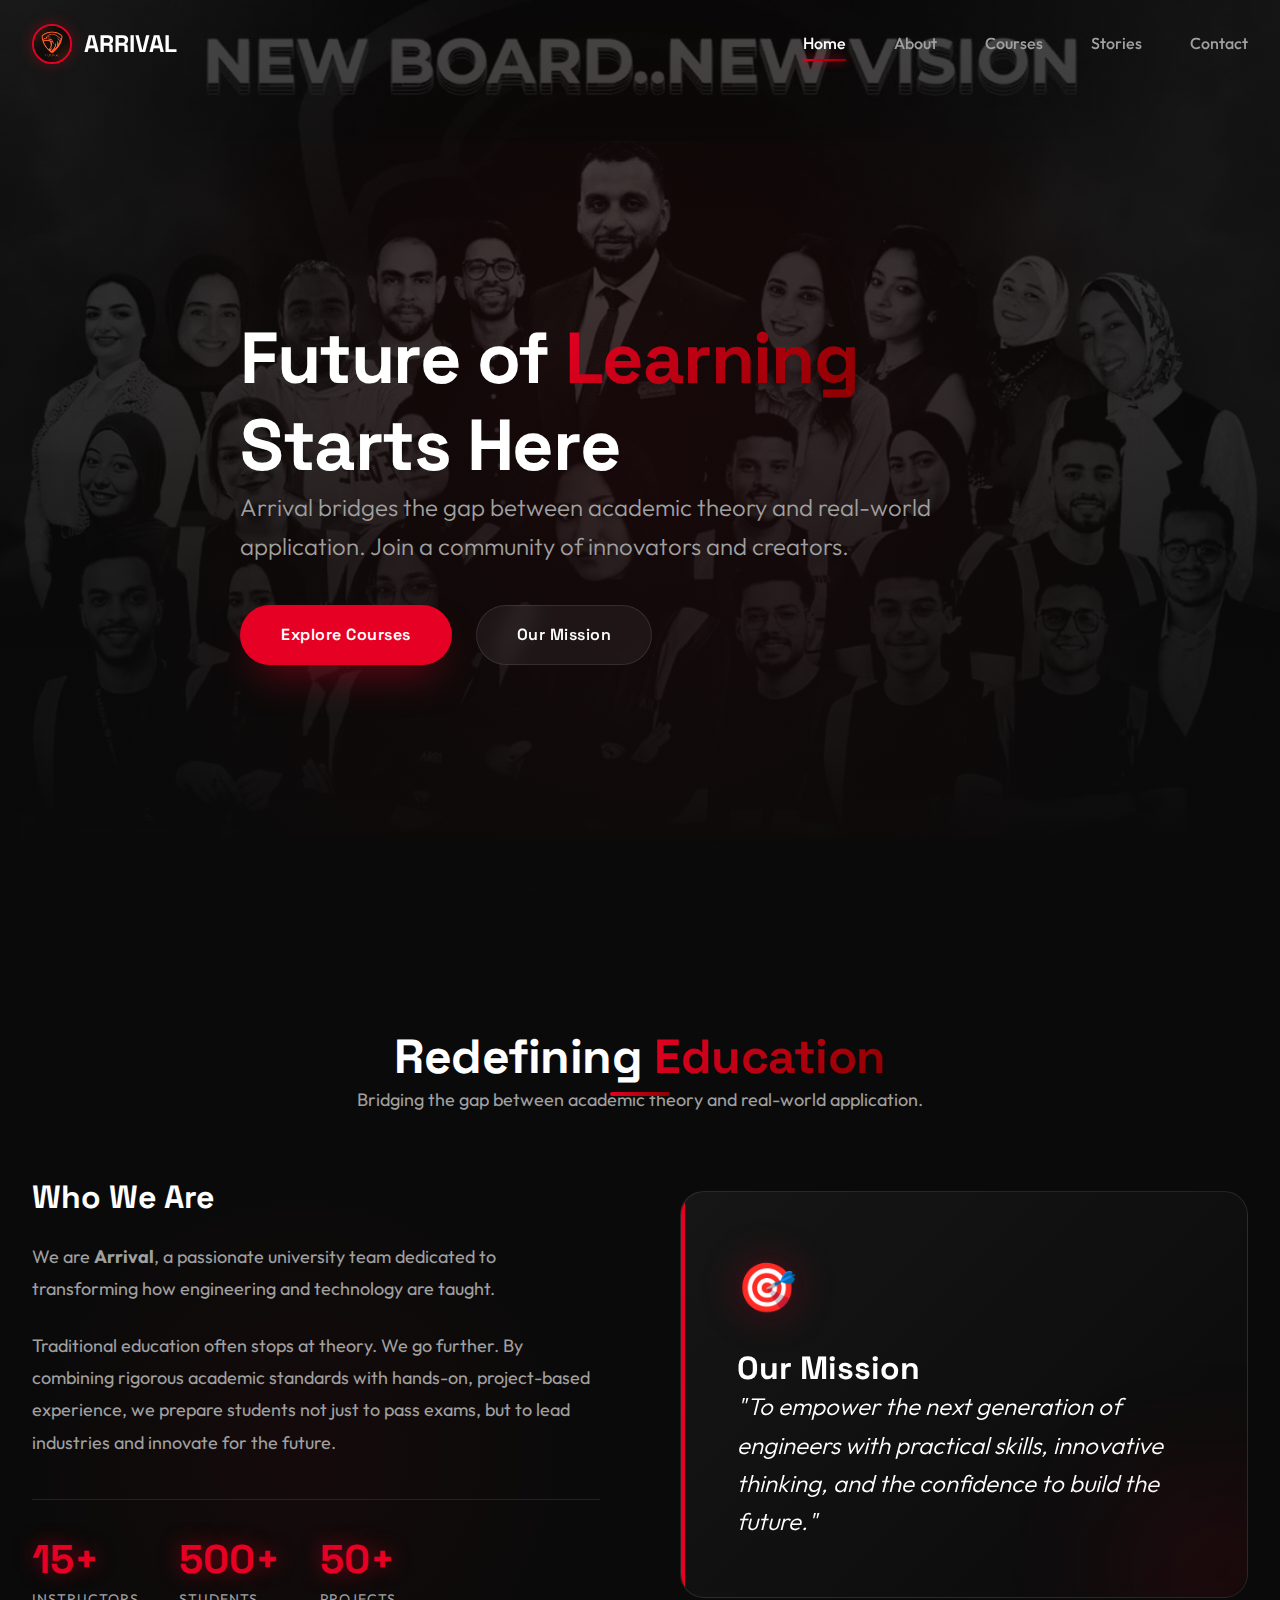
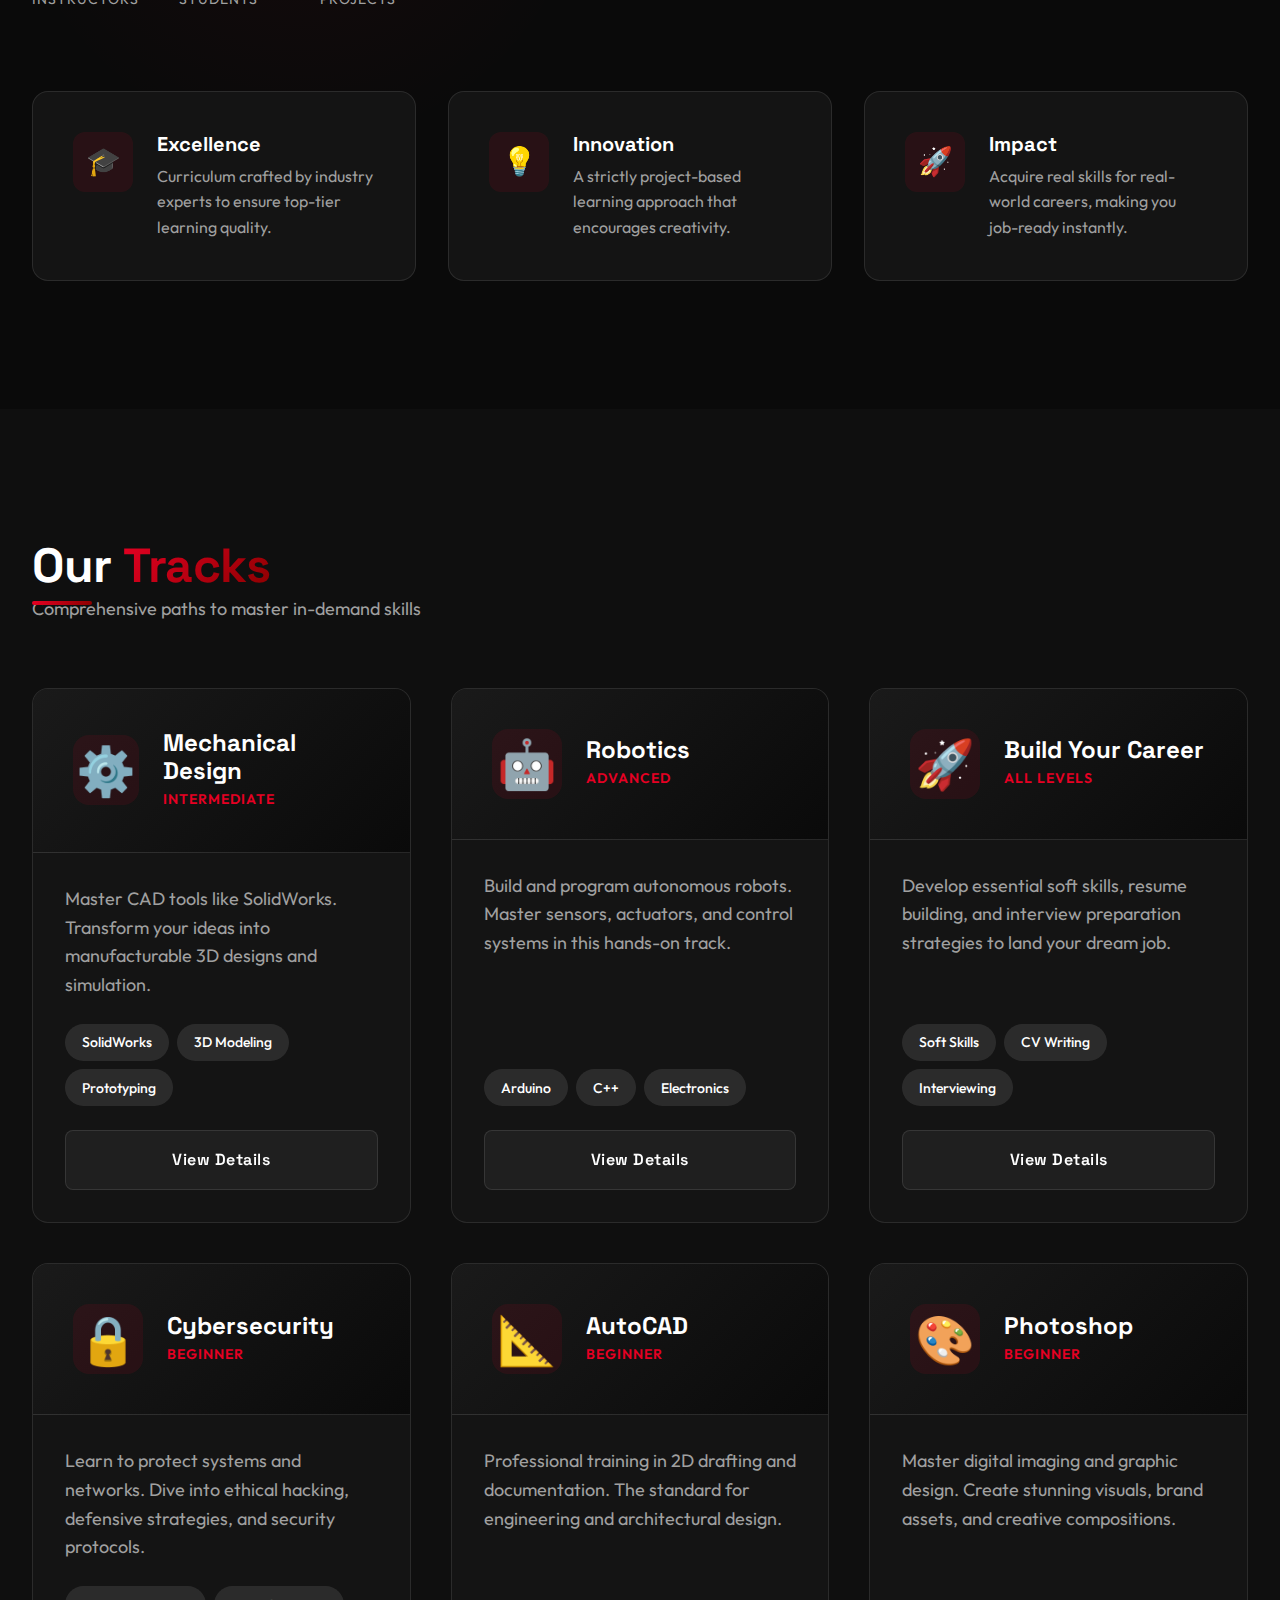
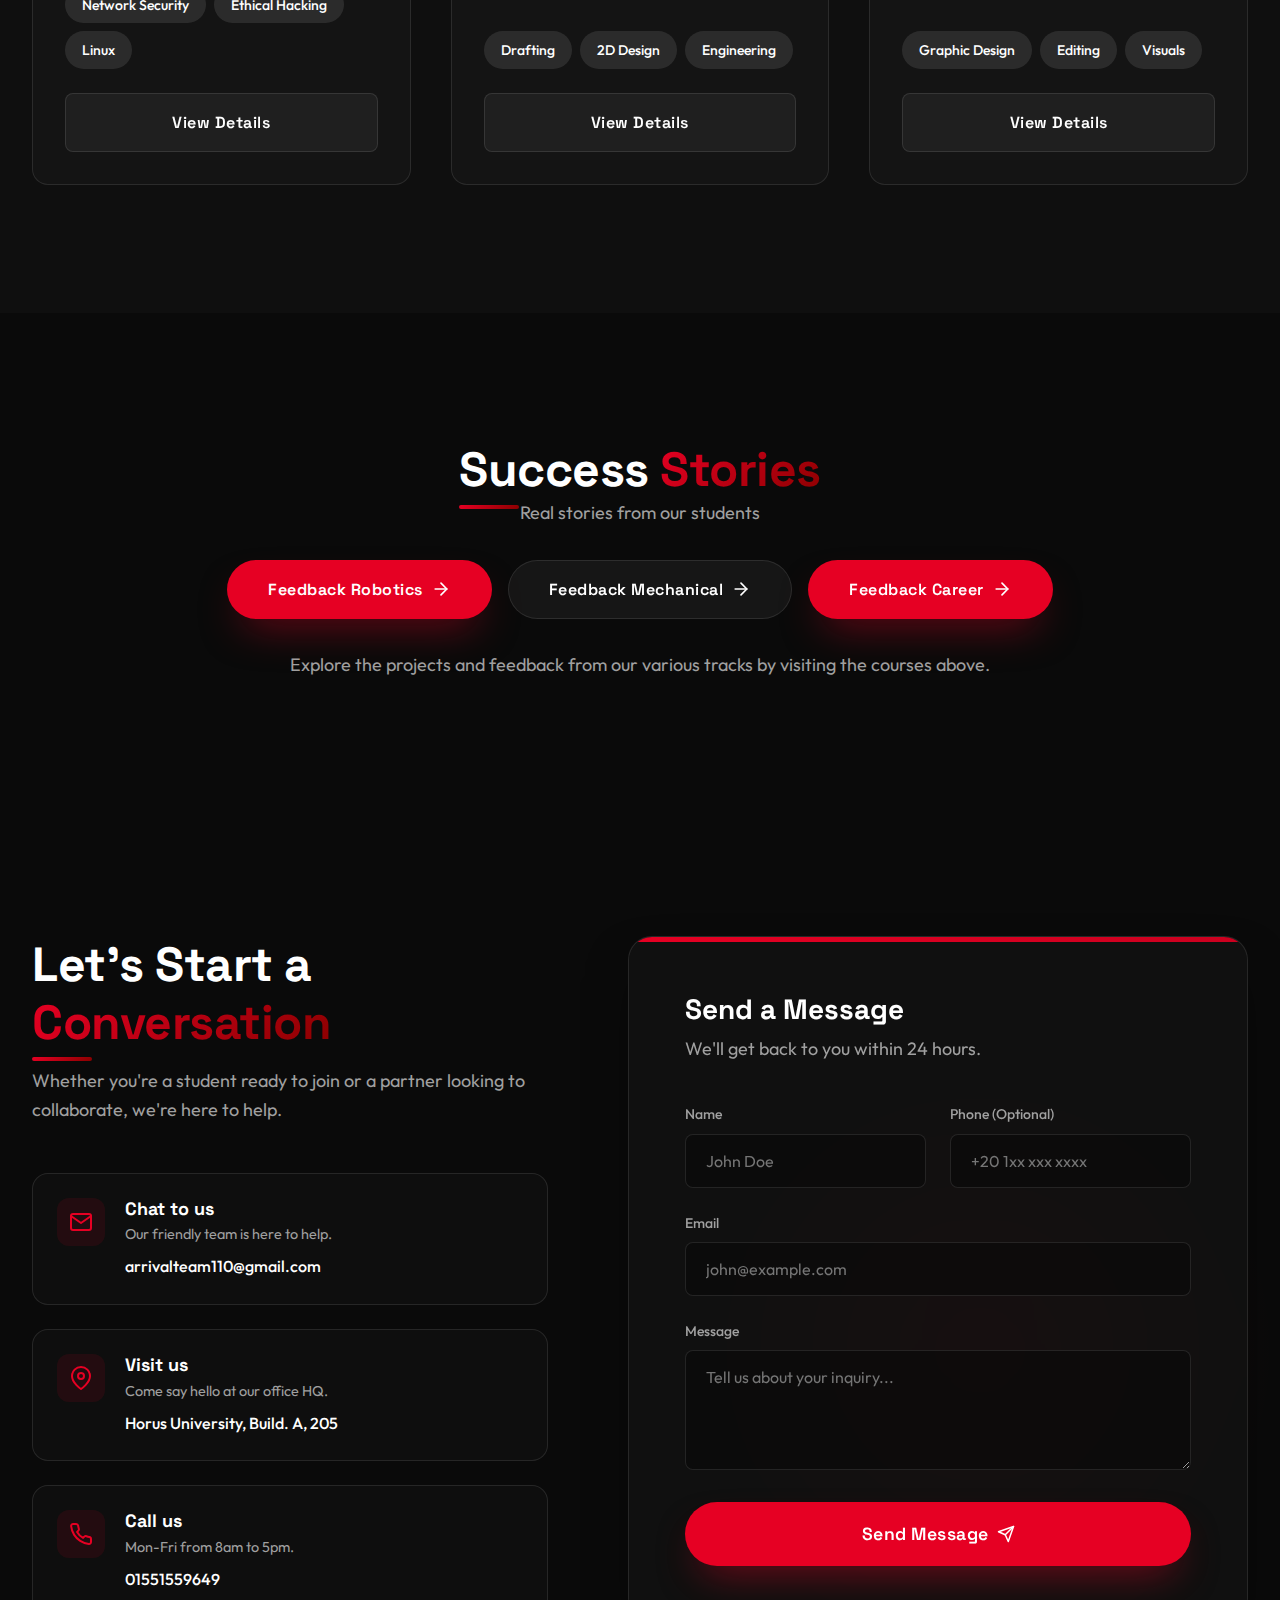
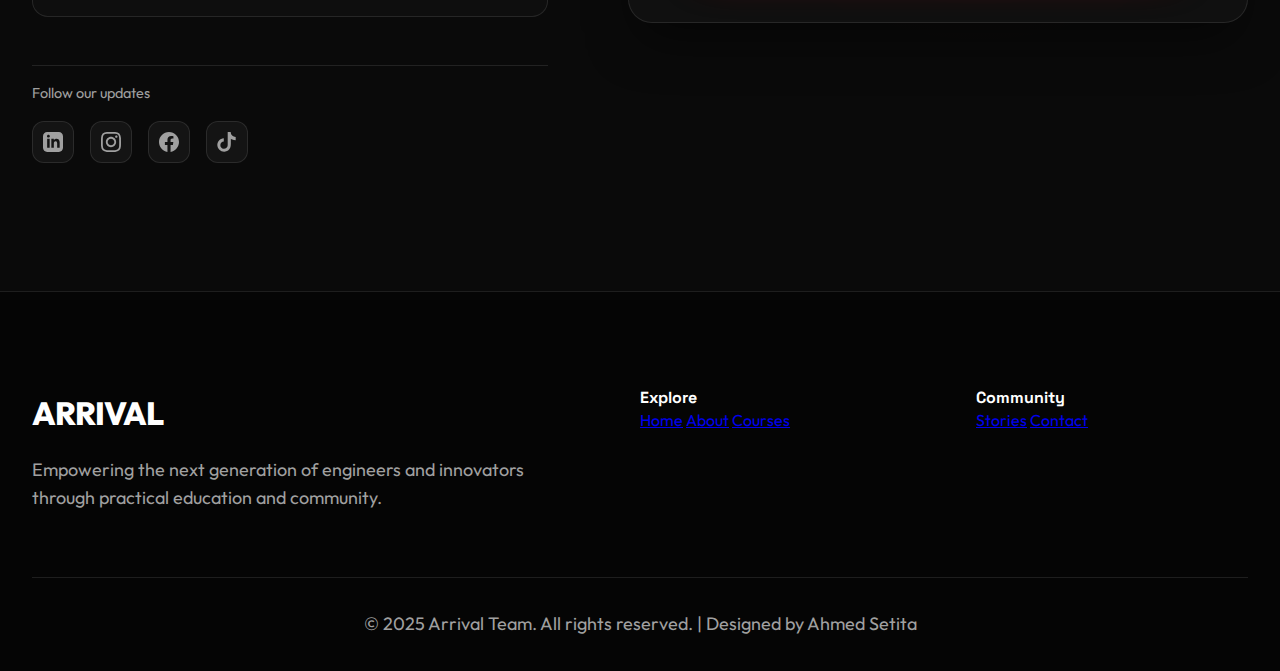
<file: index.html>
<!DOCTYPE html>
<html lang="en">

<head>
    <meta charset="UTF-8">
    <meta name="viewport" content="width=device-width, initial-scale=1.0">
    <title>Arrival - Innovation in Education</title>
    <link rel="stylesheet" href="style.css">
    <link rel="preconnect" href="https://fonts.googleapis.com">
    <link rel="preconnect" href="https://fonts.gstatic.com" crossorigin>
    <link
        href="https://fonts.googleapis.com/css2?family=Outfit:wght@300;400;500;600;700;800&family=Space+Grotesk:wght@300;400;500;600;700&display=swap"
        rel="stylesheet">
</head>

<body>
    <!-- Main Website -->
    <div id="main-website" class="main-website">
        <!-- Sticky Navigation -->
        <nav class="navbar" id="navbar">
            <div class="container nav-container">
                <a href="#" class="nav-logo">
                    <img src="dsaf.jpg" alt="Arrival Logo" class="nav-logo-img">
                    <span class="nav-logo-text">ARRIVAL</span>
                </a>
                <ul class="nav-menu" id="nav-menu">
                    <li><a href="#home" class="nav-link active">Home</a></li>
                    <li><a href="#about" class="nav-link">About</a></li>
                    <li><a href="#courses" class="nav-link">Courses</a></li>
                    <li><a href="#testimonials" class="nav-link">Stories</a></li>
                    <li><a href="#contact" class="nav-link">Contact</a></li>
                </ul>
                <button class="mobile-menu-btn" id="mobile-menu-btn" aria-label="Toggle Menu">
                    <span></span>
                    <span></span>
                    <span></span>
                </button>
            </div>
        </nav>

        <!-- Hero Section -->
        <section id="home" class="hero">
            <div class="hero-background"></div>
            <div class="hero-team-image">
                <img src="WhatsApp Image 2025-11-16 at 20.19.57_0f9cdf42.jpg" alt="Arrival Team" class="team-photo">
            </div>
            <div class="container">
                <div class="hero-content">
                    <h1 class="hero-title">Future of <span class="text-gradient">Learning</span> Starts Here</h1>
                    <p class="hero-subtitle">Arrival bridges the gap between academic theory and real-world application.
                        Join a community of innovators and creators.</p>
                    <div class="hero-buttons">
                        <a href="#courses" class="btn btn-primary">Explore Courses</a>
                        <a href="#about" class="btn btn-secondary">Our Mission</a>
                    </div>
                </div>
            </div>
        </section>

        <!-- Team Introduction Section -->
        <section id="about" class="about section-padding">
            <div class="about-glow"></div>
            <div class="container">
                <div class="section-header text-center" style="margin-bottom: 4rem;">
                    <h2 class="section-title">Redefining <span class="text-gradient">Education</span></h2>
                    <p class="section-subtitle">Bridging the gap between academic theory and real-world application.</p>
                </div>

                <div class="about-grid">
                    <div class="about-text-content">
                        <h3>Who We Are</h3>
                        <p>
                            We are <strong class="text-white">Arrival</strong>, a passionate university team dedicated
                            to transforming how engineering and technology are taught.
                        </p>
                        <p>
                            Traditional education often stops at theory. We go further. By combining rigorous academic
                            standards with hands-on, project-based experience, we prepare students not just to pass
                            exams, but to lead industries and innovate for the future.
                        </p>

                        <div class="about-stats">
                            <div class="stat-item">
                                <span class="stat-number">15+</span>
                                <span class="stat-label">Instructors</span>
                            </div>
                            <div class="stat-item">
                                <span class="stat-number">500+</span>
                                <span class="stat-label">Students</span>
                            </div>
                            <div class="stat-item">
                                <span class="stat-number">50+</span>
                                <span class="stat-label">Projects</span>
                            </div>
                        </div>
                    </div>

                    <div class="mission-wrapper">
                        <div class="mission-card">
                            <div class="mission-icon">🎯</div>
                            <h3>Our Mission</h3>
                            <p class="mission-text">"To empower the next generation of engineers with practical skills,
                                innovative thinking, and the confidence to build the future."</p>
                            <div class="mission-decoration"></div>
                        </div>
                    </div>
                </div>

                <div class="features-grid">
                    <div class="feature-card">
                        <div class="feature-icon-wrapper">
                            <span class="feature-icon">🎓</span>
                        </div>
                        <div class="feature-content">
                            <h3>Excellence</h3>
                            <p>Curriculum crafted by industry experts to ensure top-tier learning quality.</p>
                        </div>
                    </div>
                    <div class="feature-card">
                        <div class="feature-icon-wrapper">
                            <span class="feature-icon">💡</span>
                        </div>
                        <div class="feature-content">
                            <h3>Innovation</h3>
                            <p>A strictly project-based learning approach that encourages creativity.</p>
                        </div>
                    </div>
                    <div class="feature-card">
                        <div class="feature-icon-wrapper">
                            <span class="feature-icon">🚀</span>
                        </div>
                        <div class="feature-content">
                            <h3>Impact</h3>
                            <p>Acquire real skills for real-world careers, making you job-ready instantly.</p>
                        </div>
                    </div>
                </div>
            </div>
        </section>

        <!-- Courses Section -->
        <section id="courses" class="courses section-padding">
            <div class="container">
                <h2 class="section-title">Our <span class="text-gradient">Tracks</span></h2>
                <p class="section-subtitle">Comprehensive paths to master in-demand skills</p>
                <div class="courses-grid" id="courses-grid">
                    <!-- Courses will be added dynamically -->
                </div>
            </div>
        </section>

        <!-- Testimonials Section -->
        <!-- Testimonials Section -->
        <!-- Testimonials Section -->
        <section id="testimonials" class="testimonials section-padding">
            <div class="container">
                <center>
                    <h2 class="section-title">Success <span class="text-gradient">Stories</span></h2>
                    <p class="section-subtitle">Real stories from our students</p>

                    <div style="display: flex; justify-content: center; gap: 1rem; flex-wrap: wrap;">
                        <a href="robotics-feedback.html" target="_blank" class="btn btn-primary"
                            style="margin-top: 2rem;">
                            <span>Feedback Robotics</span>
                            <svg xmlns="http://www.w3.org/2000/svg" width="20" height="20" viewBox="0 0 24 24"
                                fill="none" stroke="currentColor" stroke-width="2" stroke-linecap="round"
                                stroke-linejoin="round" style="margin-left: 8px;">
                                <line x1="5" y1="12" x2="19" y2="12"></line>
                                <polyline points="12 5 19 12 12 19"></polyline>
                            </svg>
                        </a>

                        <a href="mechanical-feedback.html" target="_blank" class="btn btn-secondary"
                            style="margin-top: 2rem;">
                            <span>Feedback Mechanical</span>
                            <svg xmlns="http://www.w3.org/2000/svg" width="20" height="20" viewBox="0 0 24 24"
                                fill="none" stroke="currentColor" stroke-width="2" stroke-linecap="round"
                                stroke-linejoin="round" style="margin-left: 8px;">
                                <line x1="5" y1="12" x2="19" y2="12"></line>
                                <polyline points="12 5 19 12 12 19"></polyline>
                            </svg>
                        </a>

                        <a href="career-feedback.html" target="_blank" class="btn btn-primary"
                            style="margin-top: 2rem;">
                            <span>Feedback Career</span>
                            <svg xmlns="http://www.w3.org/2000/svg" width="20" height="20" viewBox="0 0 24 24"
                                fill="none" stroke="currentColor" stroke-width="2" stroke-linecap="round"
                                stroke-linejoin="round" style="margin-left: 8px;">
                                <line x1="5" y1="12" x2="19" y2="12"></line>
                                <polyline points="12 5 19 12 12 19"></polyline>
                            </svg>
                        </a>
                    </div>

                    <p class="text-muted" style="margin-top: 2rem;">Explore the projects and feedback from our various
                        tracks by visiting the courses above.</p>
                </center>
            </div>
        </section>

        <!-- Contact Section -->
        <section id="contact" class="contact section-padding">
            <div class="contact-glow"></div>
            <div class="container">
                <div class="contact-grid">
                    <div class="contact-info-wrapper">
                        <div class="section-header-left">
                            <h2 class="section-title">Let's Start a <span class="text-gradient">Conversation</span></h2>
                            <p class="section-subtitle">Whether you're a student ready to join or a partner looking to
                                collaborate, we're here to help.</p>
                        </div>

                        <div class="contact-details">
                            <div class="contact-card">
                                <div class="contact-icon-box">
                                    <svg xmlns="http://www.w3.org/2000/svg" width="24" height="24" viewBox="0 0 24 24"
                                        fill="none" stroke="currentColor" stroke-width="2" stroke-linecap="round"
                                        stroke-linejoin="round">
                                        <path
                                            d="M4 4h16c1.1 0 2 .9 2 2v12c0 1.1-.9 2-2 2H4c-1.1 0-2-.9-2-2V6c0-1.1.9-2 2-2z">
                                        </path>
                                        <polyline points="22,6 12,13 2,6"></polyline>
                                    </svg>
                                </div>
                                <div class="contact-text">
                                    <h3>Chat to us</h3>
                                    <p class="text-sm">Our friendly team is here to help.</p>
                                    <a href="mailto:arrivalteam110@gmail.com"
                                        class="contact-link">arrivalteam110@gmail.com</a>
                                </div>
                            </div>

                            <div class="contact-card">
                                <div class="contact-icon-box">
                                    <svg xmlns="http://www.w3.org/2000/svg" width="24" height="24" viewBox="0 0 24 24"
                                        fill="none" stroke="currentColor" stroke-width="2" stroke-linecap="round"
                                        stroke-linejoin="round">
                                        <path d="M21 10c0 7-9 13-9 13s-9-6-9-13a9 9 0 0 1 18 0z"></path>
                                        <circle cx="12" cy="10" r="3"></circle>
                                    </svg>
                                </div>
                                <div class="contact-text">
                                    <h3>Visit us</h3>
                                    <p class="text-sm">Come say hello at our office HQ.</p>
                                    <span class="contact-link">Horus University, Build. A, 205</span>
                                </div>
                            </div>

                            <div class="contact-card">
                                <div class="contact-icon-box">
                                    <svg xmlns="http://www.w3.org/2000/svg" width="24" height="24" viewBox="0 0 24 24"
                                        fill="none" stroke="currentColor" stroke-width="2" stroke-linecap="round"
                                        stroke-linejoin="round">
                                        <path
                                            d="M22 16.92v3a2 2 0 0 1-2.18 2 19.79 19.79 0 0 1-8.63-3.07 19.5 19.5 0 0 1-6-6 19.79 19.79 0 0 1-3.07-8.67A2 2 0 0 1 4.11 2h3a2 2 0 0 1 2 1.72 12.84 12.84 0 0 0 .7 2.81 2 2 0 0 1-.45 2.11L8.09 9.91a16 16 0 0 0 6 6l1.27-1.27a2 2 0 0 1 2.11-.45 12.84 12.84 0 0 0 2.81.7A2 2 0 0 1 22 16.92z">
                                        </path>
                                    </svg>
                                </div>
                                <div class="contact-text">
                                    <h3>Call us</h3>
                                    <p class="text-sm">Mon-Fri from 8am to 5pm.</p>
                                    <a href="tel:01551559649" class="contact-link">01551559649</a>
                                </div>
                            </div>
                        </div>


                        <div class="social-links-wrapper">
                            <p class="social-label">Follow our updates</p>
                            <div class="social-links">
                                <a href="https://www.linkedin.com/in/arrival-hue-22318332b?utm_source=share&utm_campaign=share_via&utm_content=profile&utm_medium=android_app"
                                    class="social-link" aria-label="LinkedIn" target="_blank">
                                    <svg viewBox="0 0 24 24" fill="currentColor" width="20" height="20">
                                        <path
                                            d="M19 0h-14c-2.761 0-5 2.239-5 5v14c0 2.761 2.239 5 5 5h14c2.762 0 5-2.239 5-5v-14c0-2.761-2.238-5-5-5zm-11 19h-3v-11h3v11zm-1.5-12.268c-.966 0-1.75-.79-1.75-1.764s.784-1.764 1.75-1.764 1.75.79 1.75 1.764-.783 1.764-1.75 1.764zm13.5 12.268h-3v-5.604c0-3.368-4-3.113-4 0v5.604h-3v-11h3v1.765c1.396-2.586 7-2.777 7 2.476v6.759z" />
                                    </svg>
                                </a>
                                <a href="https://www.instagram.com/arrivalhue?igsh=MWpqajhwbzhxdTl5Yw=="
                                    class="social-link" aria-label="Instagram" target="_blank">
                                    <svg viewBox="0 0 24 24" fill="currentColor" width="20" height="20">
                                        <path
                                            d="M12 2.163c3.204 0 3.584.012 4.85.07 3.252.148 4.771 1.691 4.919 4.919.058 1.265.069 1.645.069 4.849 0 3.205-.012 3.584-.069 4.849-.149 3.225-1.664 4.771-4.919 4.919-1.266.058-1.644.07-4.85.07-3.204 0-3.584-.012-4.849-.07-3.26-.149-4.771-1.699-4.919-4.92-.058-1.265-.07-1.644-.07-4.849 0-3.204.013-3.583.07-4.849.149-3.227 1.664-4.771 4.919-4.919 1.266-.057 1.645-.069 4.849-.069zm0-2.163c-3.259 0-3.667.014-4.947.072-4.358.2-6.78 2.618-6.98 6.98-.059 1.281-.073 1.689-.073 4.948 0 3.259.014 3.668.072 4.948.2 4.358 2.618 6.78 6.98 6.98 1.281.058 1.689.072 4.948.072 3.259 0 3.668-.014 4.948-.072 4.354-.2 6.782-2.618 6.979-6.98.059-1.28.073-1.689.073-4.948 0-3.259-.014-3.667-.072-4.947-.196-4.354-2.617-6.78-6.979-6.98-1.281-.059-1.69-.073-4.949-.073zm0 5.838c-3.403 0-6.162 2.759-6.162 6.162s2.759 6.163 6.162 6.163 6.162-2.759 6.162-6.163c0-3.403-2.759-6.162-6.162-6.162zm0 10.162c-2.209 0-4-1.79-4-4 0-2.209 1.791-4 4-4s4 1.791 4 4c0 2.21-1.791 4-4 4zm6.406-11.845c-.796 0-1.441.645-1.441 1.44s.645 1.44 1.441 1.44c.795 0 1.439-.645 1.439-1.44s-.644-1.44-1.439-1.44z" />
                                    </svg>
                                </a>
                                <a href="https://www.facebook.com/share/1Fe6qgU1VA/" class="social-link"
                                    aria-label="Facebook" target="_blank">
                                    <svg viewBox="0 0 24 24" fill="currentColor" width="20" height="20">
                                        <path
                                            d="M24 12.073c0-6.627-5.373-12-12-12s-12 5.373-12 12c0 5.99 4.388 10.954 10.125 11.854v-8.385H7.078v-3.47h3.047V9.43c0-3.007 1.792-4.669 4.533-4.669 1.312 0 2.686.235 2.686.235v2.953H15.83c-1.491 0-1.956.925-1.956 1.874v2.25h3.328l-.532 3.47h-2.796v8.385C19.612 23.027 24 18.062 24 12.073z" />
                                    </svg>
                                </a>
                                <a href="https://www.tiktok.com/@arrivalhue?_t=ZS-90cbnmeaQxs&_r=1" class="social-link"
                                    aria-label="TikTok" target="_blank">
                                    <svg viewBox="0 0 24 24" fill="currentColor" width="20" height="20">
                                        <path
                                            d="M12.525.02c1.31-.02 2.61-.01 3.91-.02.08 1.53.63 3.09 1.75 4.17 1.12 1.11 2.7 1.62 4.24 1.79v4.03c-1.44-.05-2.89-.35-4.2-.97-.57-.26-1.1-.59-1.62-.93v6.14c0 1.39-.14 2.77-.52 4.09l-.01.03c-1.02 3.04-3.88 5.25-7.21 5.38-4.45.18-8.21-3.24-8.46-7.69-.24-4.51 3.23-8.38 7.74-8.52V11.5c-2.19.14-3.95 1.85-4.13 4.04-.18 2.37 1.59 4.41 3.94 4.63 2.52.23 4.69-1.64 4.88-4.16.03-.4.04-.81.01-1.21V.02h.14z" />
                                    </svg>
                                </a>
                            </div>
                        </div>
                    </div>

                    <div class="contact-form-wrapper">
                        <div class="form-header">
                            <h3>Send a Message</h3>
                            <p>We'll get back to you within 24 hours.</p>
                        </div>
                        <form class="contact-form" id="contact-form">
                            <div class="form-row">
                                <div class="form-group">
                                    <label for="name">Name</label>
                                    <input type="text" id="name" name="name" required placeholder="John Doe">
                                </div>
                                <div class="form-group">
                                    <label for="phone">Phone (Optional)</label>
                                    <input type="tel" id="phone" name="phone" placeholder="+20 1xx xxx xxxx">
                                </div>
                            </div>
                            <div class="form-group">
                                <label for="email">Email</label>
                                <input type="email" id="email" name="email" required placeholder="john@example.com">
                            </div>
                            <div class="form-group">
                                <label for="message">Message</label>
                                <textarea id="message" name="message" rows="4" required
                                    placeholder="Tell us about your inquiry..."></textarea>
                            </div>
                            <button type="submit" class="btn btn-primary btn-block">
                                <span>Send Message</span>
                                <svg xmlns="http://www.w3.org/2000/svg" width="18" height="18" viewBox="0 0 24 24"
                                    fill="none" stroke="currentColor" stroke-width="2" stroke-linecap="round"
                                    stroke-linejoin="round" style="margin-left: 8px;">
                                    <line x1="22" y1="2" x2="11" y2="13"></line>
                                    <polygon points="22 2 15 22 11 13 2 9 22 2"></polygon>
                                </svg>
                            </button>
                        </form>
                    </div>
                </div>
            </div>
        </section>

        <!-- Footer -->
        <footer class="footer">
            <div class="container">
                <div class="footer-content">
                    <div class="footer-logo">
                        <span class="footer-logo-text">ARRIVAL</span>
                        <p>Empowering the next generation of engineers and innovators through practical education and
                            community.</p>
                    </div>
                    <div class="footer-column">
                        <h4>Explore</h4>
                        <a href="#home">Home</a>
                        <a href="#about">About</a>
                        <a href="#courses">Courses</a>
                    </div>
                    <div class="footer-column">
                        <h4>Community</h4>
                        <a href="#testimonials">Stories</a>
                        <a href="#contact">Contact</a>
                    </div>
                </div>
                <div class="footer-bottom">
                    <p>&copy; 2025 Arrival Team. All rights reserved. | Designed by Ahmed Setita</p>
                </div>
            </div>
        </footer>
    </div>

    <!-- Gallery Modal -->
    <div id="gallery-modal" class="modal">
        <span class="modal-close" id="modal-close">&times;</span>
        <div class="modal-content">
            <div class="modal-header">
                <h3 id="modal-title">Gallery</h3>
            </div>
            <div class="modal-gallery" id="modal-gallery-grid">
                <!-- Images inserted here by JS -->
            </div>
        </div>
    </div>

    <script src="main.js"></script>
</body>

</html>
</file>
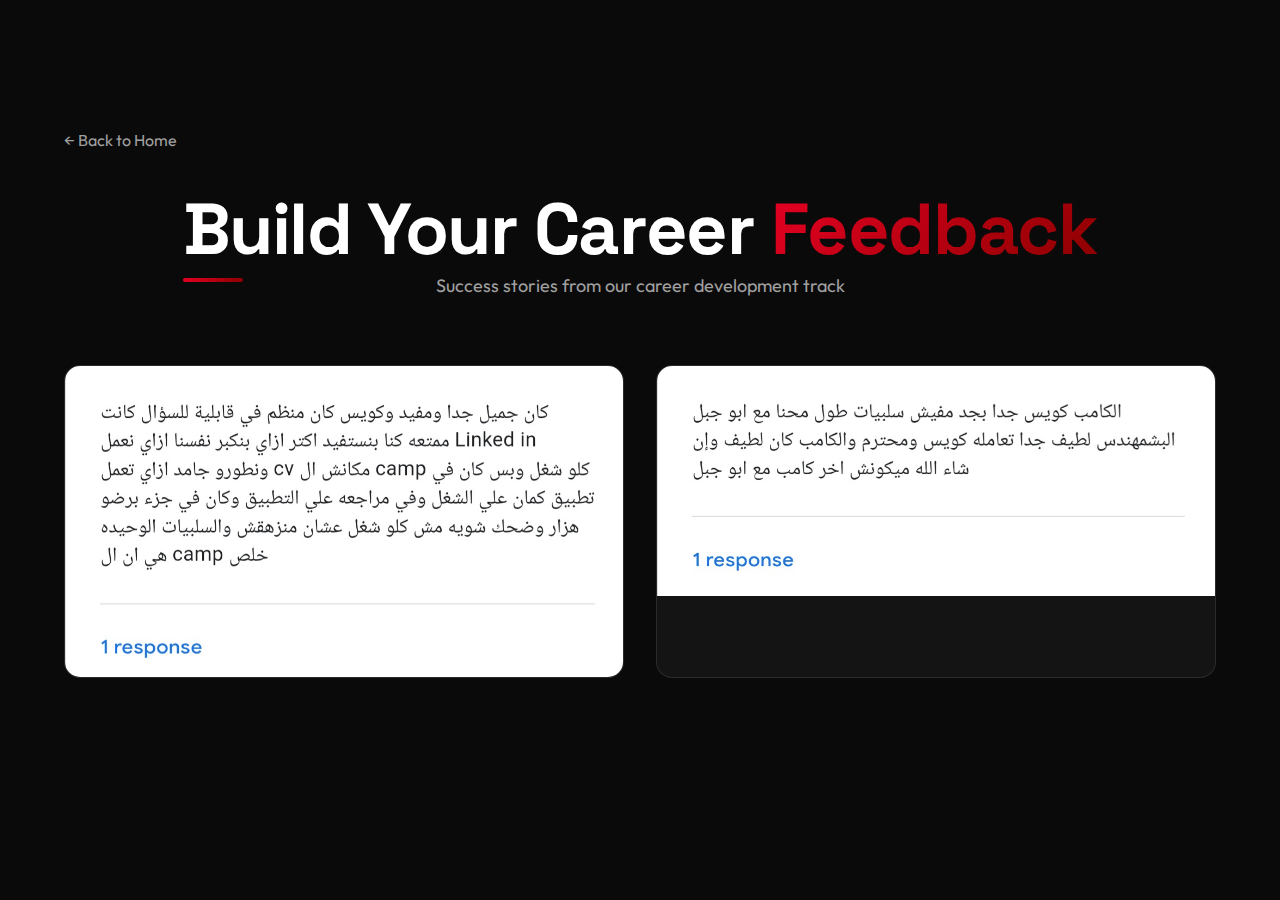
<file: career-feedback.html>
<!DOCTYPE html>
<html lang="en">

<head>
    <meta charset="UTF-8">
    <meta name="viewport" content="width=device-width, initial-scale=1.0">
    <title>Arrival - Build Your Career Feedback</title>
    <link rel="stylesheet" href="style.css">
    <link
        href="https://fonts.googleapis.com/css2?family=Outfit:wght@300;400;500;600;700;800&family=Space+Grotesk:wght@300;400;500;600;700&display=swap"
        rel="stylesheet">
    <style>
        .gallery-page {
            padding: 8rem 2rem;
            min-height: 100vh;
            background-color: var(--bg-dark);
        }

        .gallery-header {
            text-align: center;
            margin-bottom: 4rem;
        }

        .gallery-grid {
            display: grid;
            grid-template-columns: repeat(auto-fit, minmax(300px, 1fr));
            gap: 2rem;
            max-width: 1200px;
            margin: 0 auto;
        }

        .gallery-item {
            border-radius: var(--radius-md);
            overflow: hidden;
            border: 1px solid var(--border-color);
            transition: transform 0.3s ease;
            background: var(--bg-card);
        }

        .gallery-item:hover {
            transform: translateY(-5px);
            border-color: var(--primary-color);
        }

        .gallery-item img {
            width: 100%;
            height: auto;
            display: block;
        }

        .back-btn {
            display: inline-block;
            margin-bottom: 2rem;
            color: var(--text-muted);
            text-decoration: none;
            transition: color 0.3s;
        }

        .back-btn:hover {
            color: var(--primary-color);
        }
    </style>
</head>

<body>
    <div class="gallery-page">
        <div class="container">
            <a href="index.html" class="back-btn">← Back to Home</a>

            <div class="gallery-header">
                <h1 class="section-title">Build Your Career <span class="text-gradient">Feedback</span></h1>
                <p class="section-subtitle">Success stories from our career development track</p>
            </div>

            <div class="gallery-grid">
                <div class="gallery-item"><img src="feed back/1 (2).jpg" alt="Feedback 1" loading="lazy"></div>
                <div class="gallery-item"><img src="feed back/2 (2).jpg" alt="Feedback 2" loading="lazy"></div>
            </div>
        </div>
    </div>
</body>

</html>
</file>
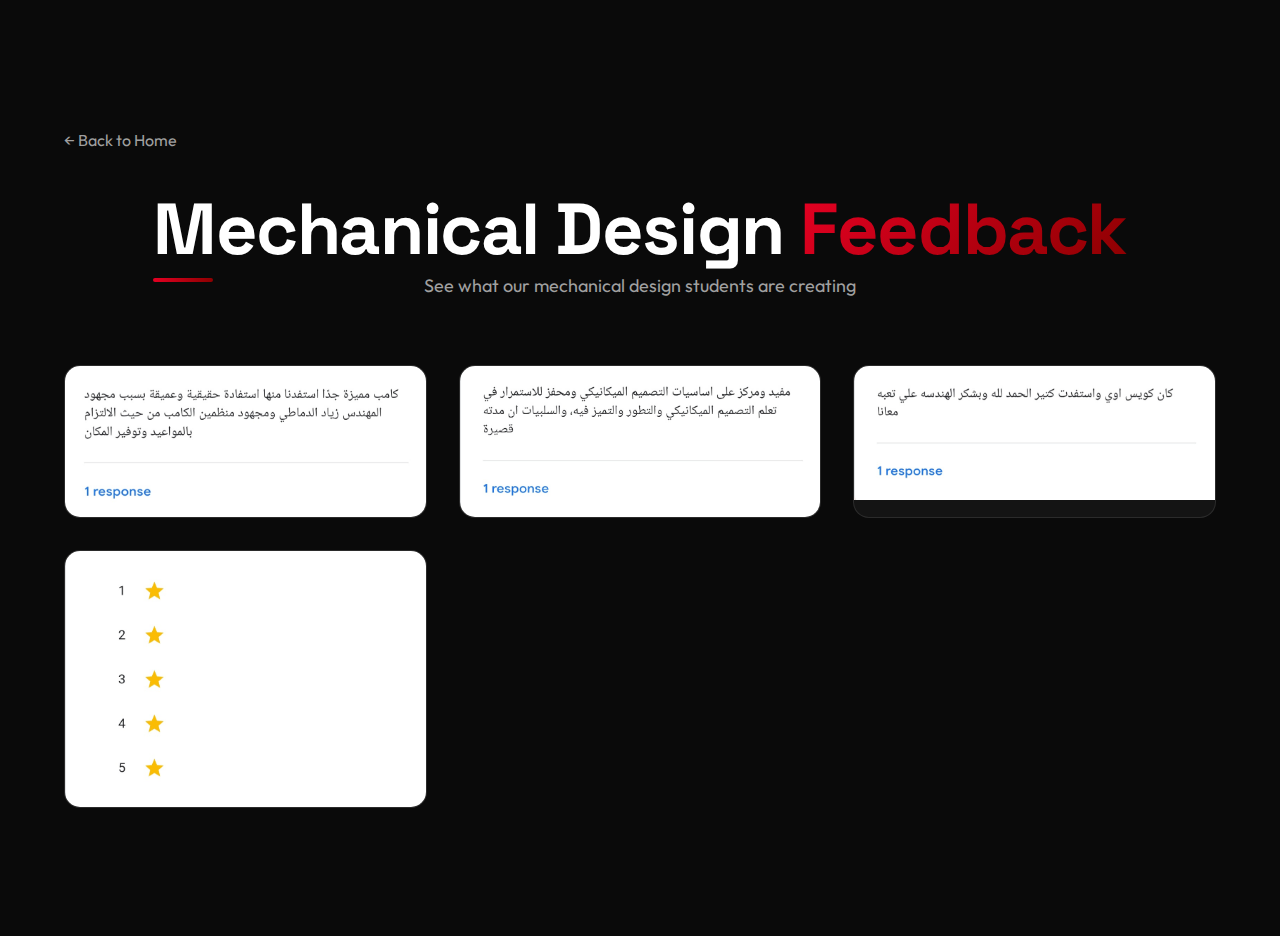
<file: mechanical-feedback.html>
<!DOCTYPE html>
<html lang="en">

<head>
    <meta charset="UTF-8">
    <meta name="viewport" content="width=device-width, initial-scale=1.0">
    <title>Arrival - Mechanical Design Feedback</title>
    <link rel="stylesheet" href="style.css">
    <link
        href="https://fonts.googleapis.com/css2?family=Outfit:wght@300;400;500;600;700;800&family=Space+Grotesk:wght@300;400;500;600;700&display=swap"
        rel="stylesheet">
    <style>
        .gallery-page {
            padding: 8rem 2rem;
            min-height: 100vh;
            background-color: var(--bg-dark);
        }

        .gallery-header {
            text-align: center;
            margin-bottom: 4rem;
        }

        .gallery-grid {
            display: grid;
            grid-template-columns: repeat(auto-fit, minmax(300px, 1fr));
            gap: 2rem;
            max-width: 1200px;
            margin: 0 auto;
        }

        .gallery-item {
            border-radius: var(--radius-md);
            overflow: hidden;
            border: 1px solid var(--border-color);
            transition: transform 0.3s ease;
            background: var(--bg-card);
        }

        .gallery-item:hover {
            transform: translateY(-5px);
            border-color: var(--primary-color);
        }

        .gallery-item img {
            width: 100%;
            height: auto;
            display: block;
        }

        .back-btn {
            display: inline-block;
            margin-bottom: 2rem;
            color: var(--text-muted);
            text-decoration: none;
            transition: color 0.3s;
        }

        .back-btn:hover {
            color: var(--primary-color);
        }
    </style>
</head>

<body>
    <div class="gallery-page">
        <div class="container">
            <a href="index.html" class="back-btn">← Back to Home</a>

            <div class="gallery-header">
                <h1 class="section-title">Mechanical Design <span class="text-gradient">Feedback</span></h1>
                <p class="section-subtitle">See what our mechanical design students are creating</p>
            </div>

            <div class="gallery-grid">
                <div class="gallery-item"><img src="mechamnical/1 (1).jpg" alt="Feedback 1" loading="lazy"></div>
                <div class="gallery-item"><img src="mechamnical/2 (1).jpg" alt="Feedback 2" loading="lazy"></div>
                <div class="gallery-item"><img src="mechamnical/3 (1).jpg" alt="Feedback 3" loading="lazy"></div>
                <div class="gallery-item"><img src="mechamnical/4 (1).jpg" alt="Feedback 4" loading="lazy"></div>
                <!-- Repeating images to fill the grid if needed, or just keeping the existing 4 -->
            </div>
        </div>
    </div>
</body>

</html>
</file>
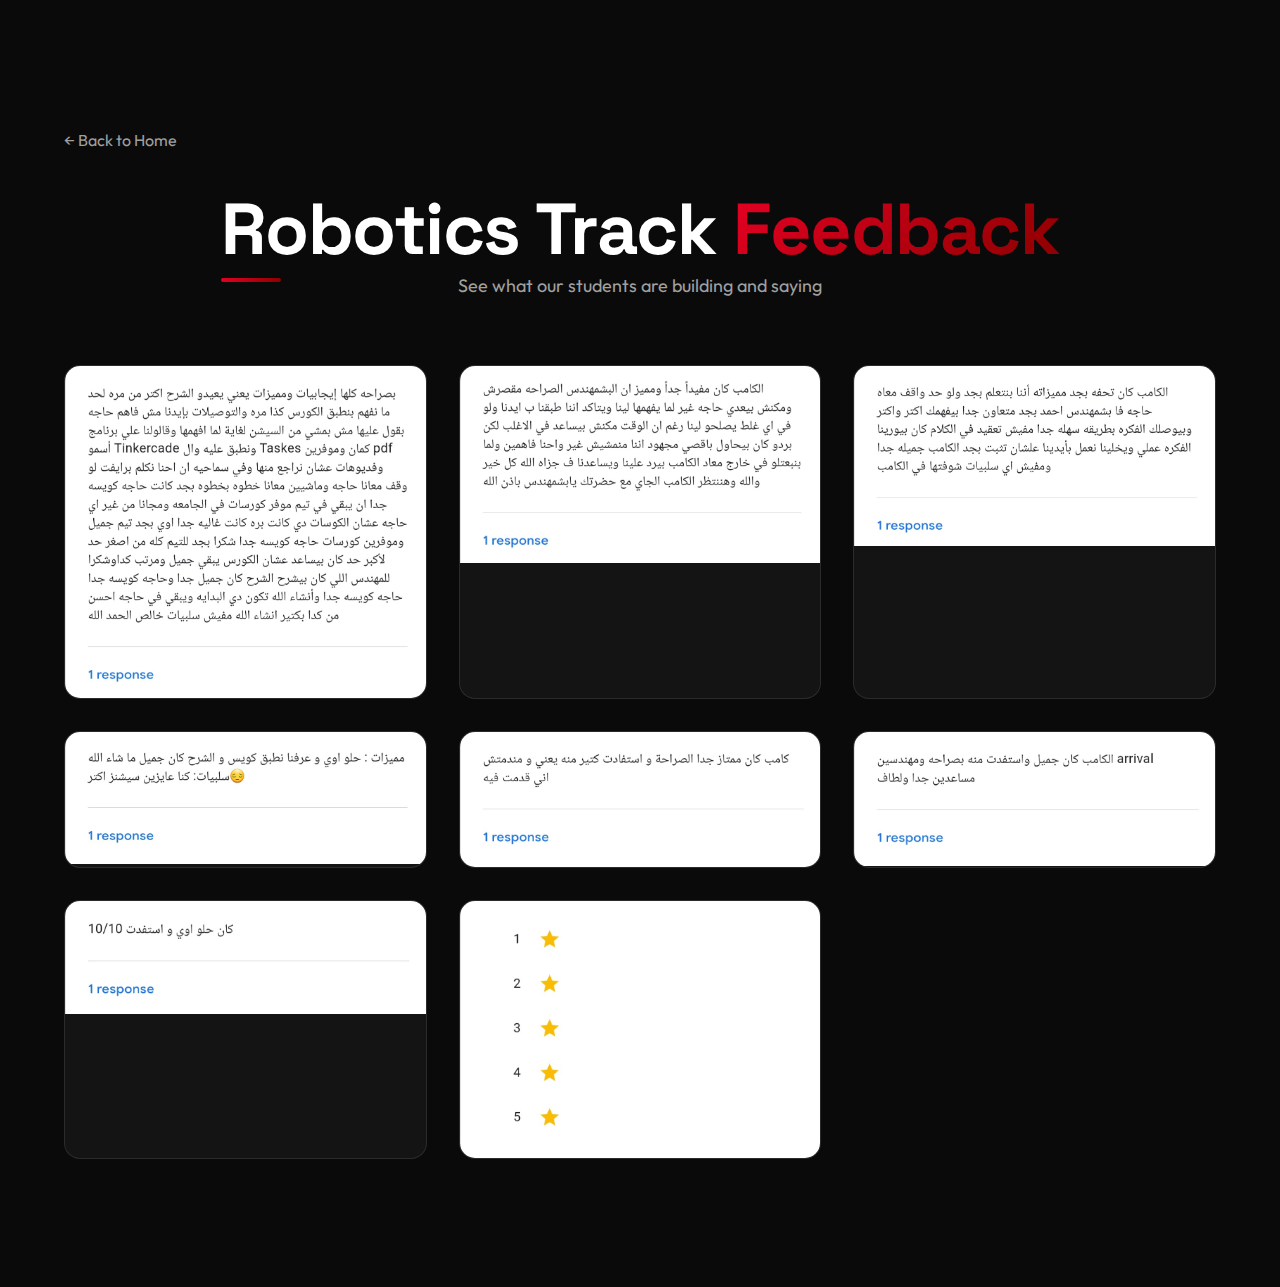
<file: robotics-feedback.html>
<!DOCTYPE html>
<html lang="en">

<head>
    <meta charset="UTF-8">
    <meta name="viewport" content="width=device-width, initial-scale=1.0">
    <title>Arrival - Robotics Feedback</title>
    <link rel="stylesheet" href="style.css">
    <link
        href="https://fonts.googleapis.com/css2?family=Outfit:wght@300;400;500;600;700;800&family=Space+Grotesk:wght@300;400;500;600;700&display=swap"
        rel="stylesheet">
    <style>
        .gallery-page {
            padding: 8rem 2rem;
            min-height: 100vh;
            background-color: var(--bg-dark);
        }

        .gallery-header {
            text-align: center;
            margin-bottom: 4rem;
        }

        .gallery-grid {
            display: grid;
            grid-template-columns: repeat(auto-fit, minmax(300px, 1fr));
            gap: 2rem;
            max-width: 1200px;
            margin: 0 auto;
        }

        .gallery-item {
            border-radius: var(--radius-md);
            overflow: hidden;
            border: 1px solid var(--border-color);
            transition: transform 0.3s ease;
            background: var(--bg-card);
        }

        .gallery-item:hover {
            transform: translateY(-5px);
            border-color: var(--primary-color);
        }

        .gallery-item img {
            width: 100%;
            height: auto;
            display: block;
        }

        .back-btn {
            display: inline-block;
            margin-bottom: 2rem;
            color: var(--text-muted);
            text-decoration: none;
            transition: color 0.3s;
        }

        .back-btn:hover {
            color: var(--primary-color);
        }
    </style>
</head>

<body>
    <div class="gallery-page">
        <div class="container">
            <a href="index.html" class="back-btn">← Back to Home</a>

            <div class="gallery-header">
                <h1 class="section-title">Robotics Track <span class="text-gradient">Feedback</span></h1>
                <p class="section-subtitle">See what our students are building and saying</p>
            </div>

            <div class="gallery-grid">
                <div class="gallery-item"><img src="robotics/1.jpg" alt="Feedback 1" loading="lazy"></div>
                <div class="gallery-item"><img src="robotics/2.jpg" alt="Feedback 2" loading="lazy"></div>
                <div class="gallery-item"><img src="robotics/3.jpg" alt="Feedback 3" loading="lazy"></div>
                <div class="gallery-item"><img src="robotics/4.jpg" alt="Feedback 4" loading="lazy"></div>
                <div class="gallery-item"><img src="robotics/5.jpg" alt="Feedback 5" loading="lazy"></div>
                <div class="gallery-item"><img src="robotics/6.jpg" alt="Feedback 6" loading="lazy"></div>
                <div class="gallery-item"><img src="robotics/7.jpg" alt="Feedback 7" loading="lazy"></div>
                <div class="gallery-item"><img src="robotics/8.jpg" alt="Feedback 8" loading="lazy"></div>
            </div>
        </div>
    </div>
</body>

</html>
</file>
<file: style.css>
@import url('https://fonts.googleapis.com/css2?family=Outfit:wght@300;400;500;600;700;800&family=Space+Grotesk:wght@300;400;500;600;700&display=swap');

:root {
    /* Color Palette - Premium Dark & Red */
    --primary-color: #E60023;
    /* Vibrant Red */
    --primary-dark: #cc001f;
    --primary-light: #ff1a3d;
    --primary-glow: rgba(230, 0, 35, 0.5);
    --primary-glow-strong: rgba(230, 0, 35, 0.8);

    --bg-dark: #0a0a0a;
    --bg-card: #141414;
    --bg-card-hover: #1f1f1f;
    --bg-card-light: rgba(20, 20, 20, 0.6);

    --text-main: #ffffff;
    --text-muted: #a0a0a0;
    --text-dark: #121212;

    --border-color: rgba(255, 255, 255, 0.1);
    --border-color-hover: rgba(230, 0, 35, 0.3);
    --glass-bg: rgba(20, 20, 20, 0.8);
    --glass-border: rgba(255, 255, 255, 0.05);

    /* Gradients */
    --gradient-primary: linear-gradient(135deg, #E60023 0%, #8b0000 100%);
    --gradient-primary-hover: linear-gradient(135deg, #ff1a3d 0%, #E60023 100%);
    --gradient-dark: linear-gradient(to bottom, #0a0a0a, #1a1a1a);
    --gradient-overlay: linear-gradient(180deg, rgba(10, 10, 10, 0) 0%, rgba(10, 10, 10, 0.8) 100%);
    --gradient-glow: radial-gradient(circle, rgba(230, 0, 35, 0.15) 0%, transparent 70%);

    /* Spacing & Layout */
    --container-width: 1280px;
    --header-height: 80px;
    --radius-sm: 8px;
    --radius-md: 16px;
    --radius-lg: 24px;
    --radius-xl: 32px;

    /* Transitions */
    --transition-fast: 0.2s cubic-bezier(0.4, 0, 0.2, 1);
    --transition-smooth: 0.4s cubic-bezier(0.4, 0, 0.2, 1);
    --transition-bounce: 0.5s cubic-bezier(0.68, -0.55, 0.265, 1.55);
}

* {
    margin: 0;
    padding: 0;
    box-sizing: border-box;
}

html {
    scroll-behavior: smooth;
    font-size: 16px;
}

body {
    font-family: 'Outfit', sans-serif;
    background-color: var(--bg-dark);
    color: var(--text-main);
    line-height: 1.6;
    overflow-x: hidden;
    -webkit-font-smoothing: antialiased;
}

/* Typography Enhancements */
h1,
h2,
h3,
h4,
h5,
h6 {
    font-family: 'Space Grotesk', sans-serif;
    font-weight: 700;
    line-height: 1.2;
    color: var(--text-main);
}

h1 {
    font-size: 4.5rem;
    letter-spacing: -0.02em;
}

h2 {
    font-size: 3rem;
    letter-spacing: -0.01em;
}

.section-title {
    position: relative;
    display: inline-block;
}

.section-title::after {
    content: '';
    position: absolute;
    bottom: -10px;
    left: 0;
    width: 60px;
    height: 4px;
    background: var(--gradient-primary);
    border-radius: 2px;
    animation: expandLine 1s ease-out 0.5s both;
}

@keyframes expandLine {
    from {
        width: 0;
    }
    to {
        width: 60px;
    }
}

.text-center {
    text-align: center;
}

.text-center .section-title::after {
    left: 50%;
    transform: translateX(-50%);
}

h3 {
    font-size: 2rem;
}

p {
    color: var(--text-muted);
    font-size: 1.125rem;
}

::selection {
    background: var(--primary-color);
    color: white;
}

::-webkit-scrollbar {
    width: 8px;
}

::-webkit-scrollbar-track {
    background: var(--bg-dark);
}

::-webkit-scrollbar-thumb {
    background: var(--primary-dark);
    border-radius: 4px;
}

/* Utilities */
.container {
    max-width: var(--container-width);
    margin: 0 auto;
    padding: 0 2rem;
}

.text-gradient {
    background: var(--gradient-primary);
    -webkit-background-clip: text;
    background-clip: text;
    -webkit-text-fill-color: transparent;
    display: inline-block;
}

.section-padding {
    padding: 8rem 0;
}

/* Buttons */
.btn {
    display: inline-flex;
    align-items: center;
    justify-content: center;
    padding: 1rem 2.5rem;
    font-weight: 600;
    border-radius: 50px;
    text-decoration: none;
    transition: var(--transition-smooth);
    font-family: 'Space Grotesk', sans-serif;
    letter-spacing: 0.5px;
    position: relative;
    overflow: hidden;
    z-index: 1;
}

.btn-primary {
    background: var(--primary-color);
    color: white;
    border: 1px solid transparent;
    box-shadow: 0 20px 40px -15px var(--primary-glow);
}

.btn-primary::before {
    content: '';
    position: absolute;
    top: 0;
    left: -100%;
    width: 100%;
    height: 100%;
    background: var(--gradient-primary-hover);
    z-index: -1;
    transition: left 0.5s ease;
}

.btn-primary::after {
    content: '';
    position: absolute;
    top: 50%;
    left: 50%;
    width: 0;
    height: 0;
    border-radius: 50%;
    background: rgba(255, 255, 255, 0.2);
    transform: translate(-50%, -50%);
    transition: width 0.6s ease, height 0.6s ease;
    z-index: -1;
}

.btn-primary:hover::before {
    left: 0;
}

.btn-primary:hover::after {
    width: 300px;
    height: 300px;
}

.btn-primary:hover {
    transform: translateY(-4px) scale(1.02);
    box-shadow: 0 25px 50px -12px var(--primary-glow-strong), 0 0 30px rgba(230, 0, 35, 0.3);
}

.btn-secondary {
    background: rgba(255, 255, 255, 0.05);
    color: white;
    border: 1px solid var(--border-color);
    backdrop-filter: blur(10px);
    position: relative;
}

.btn-secondary::before {
    content: '';
    position: absolute;
    top: 0;
    left: 0;
    right: 0;
    bottom: 0;
    background: linear-gradient(135deg, rgba(230, 0, 35, 0.1), rgba(230, 0, 35, 0.05));
    opacity: 0;
    transition: opacity 0.3s ease;
    z-index: -1;
}

.btn-secondary:hover::before {
    opacity: 1;
}

.btn-secondary:hover {
    background: rgba(255, 255, 255, 0.1);
    border-color: var(--primary-color);
    transform: translateY(-4px) scale(1.02);
    box-shadow: 0 10px 30px -10px rgba(230, 0, 35, 0.2);
}

/* Navbar */
.navbar {
    position: fixed;
    top: 0;
    left: 0;
    width: 100%;
    z-index: 1000;
    transition: var(--transition-smooth);
    border-bottom: 1px solid transparent;
    padding: 1.5rem 0;
}

.navbar.scrolled {
    background: rgba(10, 10, 10, 0.85);
    backdrop-filter: blur(16px);
    border-bottom: 1px solid var(--glass-border);
    padding: 1rem 0;
}

.nav-container {
    display: flex;
    justify-content: space-between;
    align-items: center;
}

.nav-logo {
    display: flex;
    align-items: center;
    gap: 0.75rem;
    font-size: 1.5rem;
    font-weight: 700;
    color: white;
    text-decoration: none;
    font-family: 'Space Grotesk', sans-serif;
}

.nav-logo-img {
    width: 40px;
    height: 40px;
    border-radius: 50%;
    border: 2px solid var(--primary-color);
    transition: var(--transition-smooth);
    box-shadow: 0 0 15px rgba(230, 0, 35, 0.3);
}

.nav-logo:hover .nav-logo-img {
    transform: rotate(360deg) scale(1.1);
    box-shadow: 0 0 25px rgba(230, 0, 35, 0.5);
}

.nav-menu {
    display: flex;
    gap: 3rem;
    list-style: none;
}

.nav-link {
    color: var(--text-muted);
    text-decoration: none;
    font-weight: 500;
    transition: var(--transition-fast);
    position: relative;
    padding: 0.5rem 0;
}

.nav-link::after {
    content: '';
    position: absolute;
    bottom: 0;
    left: 0;
    width: 0;
    height: 2px;
    background: var(--gradient-primary);
    transition: var(--transition-smooth);
    box-shadow: 0 0 10px var(--primary-color);
}

.nav-link:hover,
.nav-link.active {
    color: white;
}

.nav-link:hover::after,
.nav-link.active::after {
    width: 100%;
}

.mobile-menu-btn {
    display: none;
    background: none;
    border: none;
    cursor: pointer;
    flex-direction: column;
    gap: 6px;
    padding: 10px;
}

.mobile-menu-btn span {
    display: block;
    width: 24px;
    height: 2px;
    background-color: white;
    transition: var(--transition-smooth);
}

/* Hero Section */
.hero {
    min-height: 100vh;
    display: flex;
    align-items: center;
    position: relative;
    padding-top: var(--header-height);
    overflow: hidden;
}

.hero-background {
    position: absolute;
    top: 0;
    left: 0;
    width: 100%;
    height: 100%;
    background: radial-gradient(circle at 50% 50%, #2a0a0a 0%, #0a0a0a 70%);
    z-index: -2;
    animation: pulseGlow 8s ease-in-out infinite;
}

@keyframes pulseGlow {
    0%, 100% {
        opacity: 1;
        filter: brightness(1);
    }
    50% {
        opacity: 0.8;
        filter: brightness(1.2);
    }
}

.hero-team-image {
    position: absolute;
    top: 0;
    left: 0;
    width: 100%;
    height: 100%;
    z-index: -1;
    opacity: 0.4;
    animation: slowZoom 20s ease-in-out infinite alternate;
}

@keyframes slowZoom {
    0% {
        transform: scale(1);
    }
    100% {
        transform: scale(1.05);
    }
}

.team-photo {
    width: 100%;
    height: 100%;
    object-fit: cover;
    filter: grayscale(100%) contrast(1.2);
    transition: var(--transition-smooth);
}

.hero::after {
    content: '';
    position: absolute;
    top: 0;
    left: 0;
    width: 100%;
    height: 100%;
    background: linear-gradient(to bottom, rgba(10, 10, 10, 0.4), var(--bg-dark));
    z-index: -1;
}

.hero-content {
    max-width: 800px;
    z-index: 2;
    animation: fadeUp 1s ease-out;
    position: relative;
}

.hero-content::before {
    content: '';
    position: absolute;
    top: -50%;
    left: -50%;
    width: 200%;
    height: 200%;
    background: var(--gradient-glow);
    opacity: 0.3;
    animation: rotateGlow 15s linear infinite;
    z-index: -1;
    pointer-events: none;
}

@keyframes rotateGlow {
    0% {
        transform: rotate(0deg);
    }
    100% {
        transform: rotate(360deg);
    }
}

.hero-subtitle {
    font-size: 1.5rem;
    color: var(--text-muted);
    margin-bottom: 2.5rem;
    font-weight: 300;
}

.hero-buttons {
    display: flex;
    gap: 1.5rem;
}

/* About Section */
.about {
    position: relative;
    overflow: hidden;
}

.about-glow {
    position: absolute;
    top: 50%;
    left: 0;
    width: 600px;
    height: 600px;
    background: radial-gradient(circle, rgba(230, 0, 35, 0.05) 0%, rgba(0, 0, 0, 0) 70%);
    z-index: -1;
    transform: translateY(-50%);
    pointer-events: none;
}

.about-grid {
    display: grid;
    grid-template-columns: 1fr 1fr;
    gap: 5rem;
    align-items: center;
    margin-bottom: 5rem;
}

.about-text-content h3 {
    font-size: 2rem;
    margin-bottom: 1.5rem;
}

.about-text-content p {
    margin-bottom: 1.5rem;
    line-height: 1.8;
}

/* Stats */
.about-stats {
    display: flex;
    gap: 2.5rem;
    margin-top: 2.5rem;
    padding-top: 2.5rem;
    border-top: 1px solid var(--border-color);
}

.stat-item {
    display: flex;
    flex-direction: column;
}

.stat-number {
    font-size: 2.5rem;
    font-weight: 700;
    color: var(--primary-color);
    line-height: 1;
    margin-bottom: 0.5rem;
    font-family: 'Space Grotesk', sans-serif;
    text-shadow: 0 0 20px rgba(230, 0, 35, 0.5);
    transition: var(--transition-smooth);
}

.stat-item:hover .stat-number {
    transform: scale(1.1);
    text-shadow: 0 0 30px rgba(230, 0, 35, 0.8);
}

.stat-label {
    font-size: 0.875rem;
    color: var(--text-muted);
    text-transform: uppercase;
    letter-spacing: 1px;
}

/* Mission Wrapper */
.mission-wrapper {
    position: relative;
}

.mission-card {
    background: linear-gradient(135deg, rgba(26, 26, 26, 0.8), rgba(10, 10, 10, 0.9));
    backdrop-filter: blur(10px);
    padding: 3.5rem;
    border-radius: var(--radius-lg);
    border: 1px solid var(--border-color);
    position: relative;
    overflow: hidden;
    transition: var(--transition-smooth);
}

.mission-card:hover {
    transform: translateY(-5px);
    box-shadow: 0 20px 40px -20px rgba(0, 0, 0, 0.6), 0 0 30px rgba(230, 0, 35, 0.2);
    border-color: var(--primary-color);
}

.mission-card::before {
    content: '';
    position: absolute;
    top: 0;
    left: 0;
    width: 4px;
    height: 100%;
    background: var(--primary-color);
}

.mission-icon {
    font-size: 3rem;
    margin-bottom: 1.5rem;
    filter: drop-shadow(0 0 20px rgba(230, 0, 35, 0.3));
}

.mission-text {
    font-size: 1.5rem;
    font-weight: 300;
    color: white;
    font-style: italic;
    line-height: 1.6;
}

.mission-decoration {
    position: absolute;
    bottom: -50px;
    right: -50px;
    width: 150px;
    height: 150px;
    background: var(--primary-color);
    filter: blur(80px);
    opacity: 0.2;
    border-radius: 50%;
}

/* Features Grid */
.features-grid {
    display: grid;
    grid-template-columns: repeat(auto-fit, minmax(300px, 1fr));
    gap: 2rem;
}

.feature-card {
    background: var(--bg-card);
    padding: 2.5rem;
    border-radius: var(--radius-md);
    border: 1px solid var(--border-color);
    transition: var(--transition-smooth);
    display: flex;
    align-items: flex-start;
    gap: 1.5rem;
    height: 100%;
    position: relative;
    overflow: hidden;
}

.feature-card::after {
    content: '';
    position: absolute;
    top: -50%;
    right: -50%;
    width: 200%;
    height: 200%;
    background: radial-gradient(circle, rgba(230, 0, 35, 0.1) 0%, transparent 70%);
    opacity: 0;
    transition: opacity 0.5s ease;
    pointer-events: none;
}

.feature-card:hover::after {
    opacity: 1;
}

/* Feedback Gallery */
.feedback-gallery {
    display: grid;
    grid-template-columns: repeat(auto-fit, minmax(280px, 1fr));
    gap: 1.5rem;
    margin-top: 3rem;
    padding: 1rem 0;
}

.feedback-item {
    border-radius: var(--radius-md);
    overflow: hidden;
    background: var(--bg-card);
    border: 1px solid var(--border-color);
    transition: var(--transition-smooth);
    position: relative;
    aspect-ratio: 9/16;
    /* Portrait screenshots */
    cursor: pointer;
}

.feedback-item img {
    width: 100%;
    height: 100%;
    object-fit: cover;
    transition: transform 0.5s ease;
}

.feedback-item:hover {
    transform: translateY(-5px);
    border-color: var(--primary-color);
    box-shadow: 0 10px 30px -10px rgba(0, 0, 0, 0.5);
    z-index: 2;
}

.feedback-item:hover img {
    transform: scale(1.05);
}

/* Modal or Fullscreen View (Simplified css only for now) */
/* Ideally needs JS for a proper lightbox */

.feature-card:hover {
    background: var(--bg-card-hover);
    transform: translateY(-5px) scale(1.02);
    border-color: var(--primary-color);
    box-shadow: 0 10px 30px -10px rgba(0, 0, 0, 0.5), 0 0 20px rgba(230, 0, 35, 0.15);
}

.feature-card:hover .feature-icon-wrapper {
    transform: scale(1.1) rotate(5deg);
    background: rgba(230, 0, 35, 0.2);
    box-shadow: 0 0 20px rgba(230, 0, 35, 0.3);
}

.feature-icon-wrapper {
    width: 60px;
    height: 60px;
    background: rgba(230, 0, 35, 0.1);
    border-radius: 12px;
    display: flex;
    align-items: center;
    justify-content: center;
    flex-shrink: 0;
    transition: var(--transition-smooth);
}

.feature-icon {
    font-size: 1.75rem;
}

.feature-content h3 {
    font-size: 1.25rem;
    margin-bottom: 0.5rem;
    color: white;
}

.feature-content p {
    font-size: 1rem;
    margin: 0;
}

/* Courses Section */
.courses {
    position: relative;
    background: #0f0f0f;
}

.courses-grid {
    display: grid;
    grid-template-columns: repeat(auto-fit, minmax(350px, 1fr));
    gap: 2.5rem;
    margin-top: 4rem;
}

.course-card {
    background: var(--bg-card);
    border-radius: var(--radius-md);
    overflow: hidden;
    border: 1px solid var(--border-color);
    transition: var(--transition-smooth);
    display: flex;
    flex-direction: column;
    height: 100%;
    position: relative;
}

.course-card::before {
    content: '';
    position: absolute;
    top: 0;
    left: 0;
    right: 0;
    height: 3px;
    background: var(--gradient-primary);
    transform: scaleX(0);
    transform-origin: left;
    transition: transform 0.5s ease;
    z-index: 1;
}

.course-card:hover::before {
    transform: scaleX(1);
}

.course-card:hover {
    transform: translateY(-10px) scale(1.02);
    border-color: var(--primary-color);
    box-shadow: 0 20px 40px -20px rgba(0, 0, 0, 0.8), 0 0 30px rgba(230, 0, 35, 0.2);
    background: var(--bg-card-hover);
}

.course-header {
    background: linear-gradient(135deg, #1a1a1a, #0a0a0a);
    padding: 2.5rem;
    display: flex;
    align-items: center;
    gap: 1.5rem;
    border-bottom: 1px solid var(--border-color);
}

.course-icon {
    font-size: 3rem;
    background: rgba(230, 0, 35, 0.1);
    width: 70px;
    height: 70px;
    border-radius: 16px;
    display: flex;
    align-items: center;
    justify-content: center;
}

.course-title {
    font-size: 1.5rem;
    margin: 0;
}

.course-content {
    padding: 2rem;
    flex: 1;
    display: flex;
    flex-direction: column;
}

.course-badge {
    background: rgba(255, 255, 255, 0.1);
    padding: 0.4rem 1rem;
    border-radius: 50px;
    font-size: 0.875rem;
    font-weight: 500;
    transition: var(--transition-fast);
    border: 1px solid transparent;
}

.course-badge:hover {
    background: rgba(230, 0, 35, 0.2);
    border-color: var(--primary-color);
    transform: translateY(-2px);
}

.course-level {
    color: var(--primary-color);
    font-weight: 600;
    font-size: 0.875rem;
    text-transform: uppercase;
    letter-spacing: 1px;
}

/* Testimonials */
.testimonials-grid {
    display: grid;
    grid-template-columns: repeat(auto-fit, minmax(300px, 1fr));
    gap: 2rem;
}

.testimonial-card {
    background: var(--glass-bg);
    backdrop-filter: blur(10px);
    padding: 3rem;
    border-radius: var(--radius-lg);
    border: 1px solid var(--border-color);
    position: relative;
}

.testimonial-text {
    font-size: 1.25rem;
    font-weight: 300;
    margin-bottom: 2rem;
    color: var(--text-main);
}

.author-info h4 {
    color: var(--primary-color);
}

/* Contact Section */
.contact {
    position: relative;
    overflow: hidden;
}

.contact-glow {
    position: absolute;
    top: 50%;
    right: 0;
    width: 600px;
    height: 600px;
    background: radial-gradient(circle, rgba(230, 0, 35, 0.08) 0%, rgba(0, 0, 0, 0) 70%);
    z-index: -1;
    transform: translateY(-50%);
    pointer-events: none;
}

.contact-grid {
    display: grid;
    grid-template-columns: 1fr 1.2fr;
    gap: 5rem;
    align-items: start;
}

.section-header-left {
    margin-bottom: 3rem;
}

.section-header-left .section-title {
    font-size: 3rem;
    margin-bottom: 1rem;
}

.contact-details {
    display: flex;
    flex-direction: column;
    gap: 1.5rem;
    margin-bottom: 3rem;
}

.contact-card {
    display: flex;
    align-items: flex-start;
    gap: 1.25rem;
    padding: 1.5rem;
    background: rgba(255, 255, 255, 0.02);
    border: 1px solid var(--border-color);
    border-radius: var(--radius-md);
    transition: var(--transition-smooth);
    position: relative;
    overflow: hidden;
}

.contact-card::before {
    content: '';
    position: absolute;
    left: 0;
    top: 0;
    bottom: 0;
    width: 3px;
    background: var(--primary-color);
    transform: scaleY(0);
    transform-origin: top;
    transition: transform 0.3s ease;
}

.contact-card:hover::before {
    transform: scaleY(1);
}

.contact-card:hover {
    background: rgba(255, 255, 255, 0.04);
    border-color: var(--primary-color);
    transform: translateX(10px) scale(1.02);
    box-shadow: 0 10px 30px -10px rgba(230, 0, 35, 0.15);
}

.contact-card:hover .contact-icon-box {
    transform: scale(1.1) rotate(5deg);
    background: rgba(230, 0, 35, 0.2);
}

.contact-icon-box {
    width: 48px;
    height: 48px;
    background: rgba(230, 0, 35, 0.1);
    border-radius: 12px;
    display: flex;
    align-items: center;
    justify-content: center;
    color: var(--primary-color);
    flex-shrink: 0;
    transition: var(--transition-smooth);
}

.contact-text h3 {
    font-size: 1.125rem;
    margin-bottom: 0.25rem;
    color: var(--text-main);
}

.contact-text .text-sm {
    font-size: 0.9rem;
    color: var(--text-muted);
    margin-bottom: 0.5rem;
}

.contact-link {
    color: var(--text-main);
    text-decoration: none;
    font-weight: 500;
    transition: var(--transition-fast);
    display: inline-block;
}

.contact-link:hover {
    color: var(--primary-color);
}

.social-links-wrapper {
    padding-top: 1rem;
    border-top: 1px solid var(--border-color);
}

.social-label {
    font-size: 0.9rem;
    color: var(--text-muted);
    margin-bottom: 1rem;
}

.social-links {
    display: flex;
    gap: 1rem;
}

.social-link {
    width: 42px;
    height: 42px;
    background: var(--bg-card);
    display: flex;
    align-items: center;
    justify-content: center;
    border-radius: 12px;
    color: var(--text-muted);
    transition: var(--transition-smooth);
    border: 1px solid var(--border-color);
}

.social-link:hover {
    background: var(--primary-color);
    border-color: var(--primary-color);
    color: white;
    transform: translateY(-3px) scale(1.1);
    box-shadow: 0 5px 20px rgba(230, 0, 35, 0.4);
}

/* Contact Form */
.contact-form-wrapper {
    background: rgba(20, 20, 20, 0.6);
    backdrop-filter: blur(20px);
    padding: 3.5rem;
    border-radius: var(--radius-lg);
    border: 1px solid var(--border-color);
    box-shadow: 0 25px 50px -12px rgba(0, 0, 0, 0.5);
    position: relative;
    overflow: hidden;
    transition: var(--transition-smooth);
}

.contact-form-wrapper:hover {
    box-shadow: 0 25px 50px -12px rgba(0, 0, 0, 0.6), 0 0 40px rgba(230, 0, 35, 0.1);
    border-color: var(--border-color-hover);
}

.contact-form-wrapper::before {
    content: '';
    position: absolute;
    top: 0;
    left: 0;
    width: 100%;
    height: 5px;
    background: linear-gradient(90deg, var(--primary-color), var(--primary-dark));
}

.form-header {
    margin-bottom: 2.5rem;
}

.form-header h3 {
    font-size: 1.75rem;
    margin-bottom: 0.5rem;
}

.form-row {
    display: grid;
    grid-template-columns: 1fr 1fr;
    gap: 1.5rem;
}

.form-group {
    margin-bottom: 1.5rem;
}

.form-group label {
    display: block;
    font-size: 0.875rem;
    font-weight: 500;
    color: var(--text-muted);
    margin-bottom: 0.5rem;
}

.form-group input,
.form-group textarea {
    width: 100%;
    background: rgba(10, 10, 10, 0.6);
    border: 1px solid var(--border-color);
    padding: 1rem 1.25rem;
    border-radius: var(--radius-sm);
    color: white;
    font-family: 'Outfit', sans-serif;
    font-size: 1rem;
    transition: all 0.3s ease;
}

.form-group input:focus,
.form-group textarea:focus {
    outline: none;
    border-color: var(--primary-color);
    background: rgba(230, 0, 35, 0.02);
    box-shadow: 0 0 0 4px rgba(230, 0, 35, 0.1), 0 0 20px rgba(230, 0, 35, 0.05);
    transform: translateY(-2px);
}

.form-group textarea {
    resize: vertical;
    min-height: 120px;
}

.btn-block {
    width: 100%;
    padding: 1.25rem;
    font-size: 1.1rem;
}

/* Footer */
.footer {
    background: #050505;
    padding: 6rem 0 2rem;
    border-top: 1px solid var(--border-color);
}

.footer-content {
    display: grid;
    grid-template-columns: 2fr 1fr 1fr;
    gap: 4rem;
    margin-bottom: 4rem;
}

.footer-logo-text {
    font-size: 2rem;
    font-weight: 800;
    color: white;
    letter-spacing: -1px;
    display: block;
    margin-bottom: 1rem;
}

.footer-bottom {
    border-top: 1px solid var(--border-color);
    padding-top: 2rem;
    text-align: center;
    color: var(--text-muted);
}

/* Animations */
@keyframes fadeUp {
    from {
        opacity: 0;
        transform: translateY(40px);
    }

    to {
        opacity: 1;
        transform: translateY(0);
    }
}

@keyframes float {
    0%, 100% {
        transform: translateY(0px);
    }
    50% {
        transform: translateY(-20px);
    }
}

@keyframes shimmer {
    0% {
        background-position: -1000px 0;
    }
    100% {
        background-position: 1000px 0;
    }
}

/* Floating animation for icons */
.course-icon,
.feature-icon,
.mission-icon {
    animation: float 3s ease-in-out infinite;
}

.course-icon {
    animation-delay: 0s;
}

.feature-icon {
    animation-delay: 0.5s;
}

.mission-icon {
    animation-delay: 1s;
}

@keyframes float {
    0%, 100% {
        transform: translateY(0px);
    }
    50% {
        transform: translateY(-20px);
    }
}

@keyframes shimmer {
    0% {
        background-position: -1000px 0;
    }
    100% {
        background-position: 1000px 0;
    }
}

/* Floating animation for icons */
.course-icon,
.feature-icon,
.mission-icon {
    animation: float 3s ease-in-out infinite;
}

.course-icon {
    animation-delay: 0s;
}

.feature-icon {
    animation-delay: 0.5s;
}

.mission-icon {
    animation-delay: 1s;
}

/* Mobile Responsive */
@media (max-width: 992px) {

    .about-content,
    .about-grid {
        grid-template-columns: 1fr;
        gap: 3rem;
    }

    .contact-grid {
        grid-template-columns: 1fr;
        gap: 3rem;
    }

    .mission-box {
        position: static;
        margin-bottom: 3rem;
    }

    h1 {
        font-size: 3.5rem;
    }
}

@media (max-width: 768px) {
    .nav-menu {
        position: fixed;
        top: 0;
        right: -100%;
        width: 80%;
        height: 100vh;
        background: var(--bg-dark);
        flex-direction: column;
        justify-content: center;
        padding: 2rem;
        transition: var(--transition-smooth);
        z-index: 999;
        border-left: 1px solid var(--border-color);
    }

    .nav-menu.active {
        right: 0;
    }

    .mobile-menu-btn {
        display: flex;
        z-index: 1001;
    }

    h1 {
        font-size: 2.5rem;
    }

    .hero-buttons {
        flex-direction: column;
    }

    .footer-content {
        grid-template-columns: 1fr;
    }

    .contact-form-wrapper {
        padding: 2rem;
    }

    .form-row {
        grid-template-columns: 1fr;
    }
}

/* Modal Styles */
.modal {
    display: none;
    position: fixed;
    z-index: 100000;
    left: 0;
    top: 0;
    width: 100%;
    height: 100%;
    overflow: auto;
    background-color: rgba(0, 0, 0, 0.9);
    backdrop-filter: blur(5px);
    opacity: 0;
    transition: opacity 0.3s ease;
}

.modal.show {
    opacity: 1;
}

.modal-content {
    margin: 5% auto;
    padding: 20px;
    width: 90%;
    max-width: 1200px;
}

.modal-header {
    display: flex;
    justify-content: center;
    margin-bottom: 2rem;
}

.modal-header h3 {
    font-size: 2rem;
    color: white;
    position: relative;
    display: inline-block;
}

.modal-close {
    color: #aaa;
    position: fixed;
    top: 20px;
    right: 35px;
    font-size: 40px;
    font-weight: bold;
    cursor: pointer;
    z-index: 100001;
    transition: 0.3s;
}

.modal-close:hover,
.modal-close:focus {
    color: var(--primary-color);
    text-decoration: none;
    cursor: pointer;
}

.modal-gallery {
    display: grid;
    grid-template-columns: repeat(auto-fit, minmax(250px, 1fr));
    gap: 1.5rem;
}

.gallery-img-wrapper {
    background: var(--bg-card);
    padding: 0.5rem;
    border-radius: var(--radius-md);
    border: 1px solid var(--border-color);
    transition: transform 0.3s ease;
}

.gallery-img-wrapper:hover {
    transform: translateY(-5px);
    border-color: var(--primary-color);
}

.gallery-img-wrapper img {
    width: 100%;
    height: auto;
    display: block;
    border-radius: var(--radius-sm);
}
</file>
